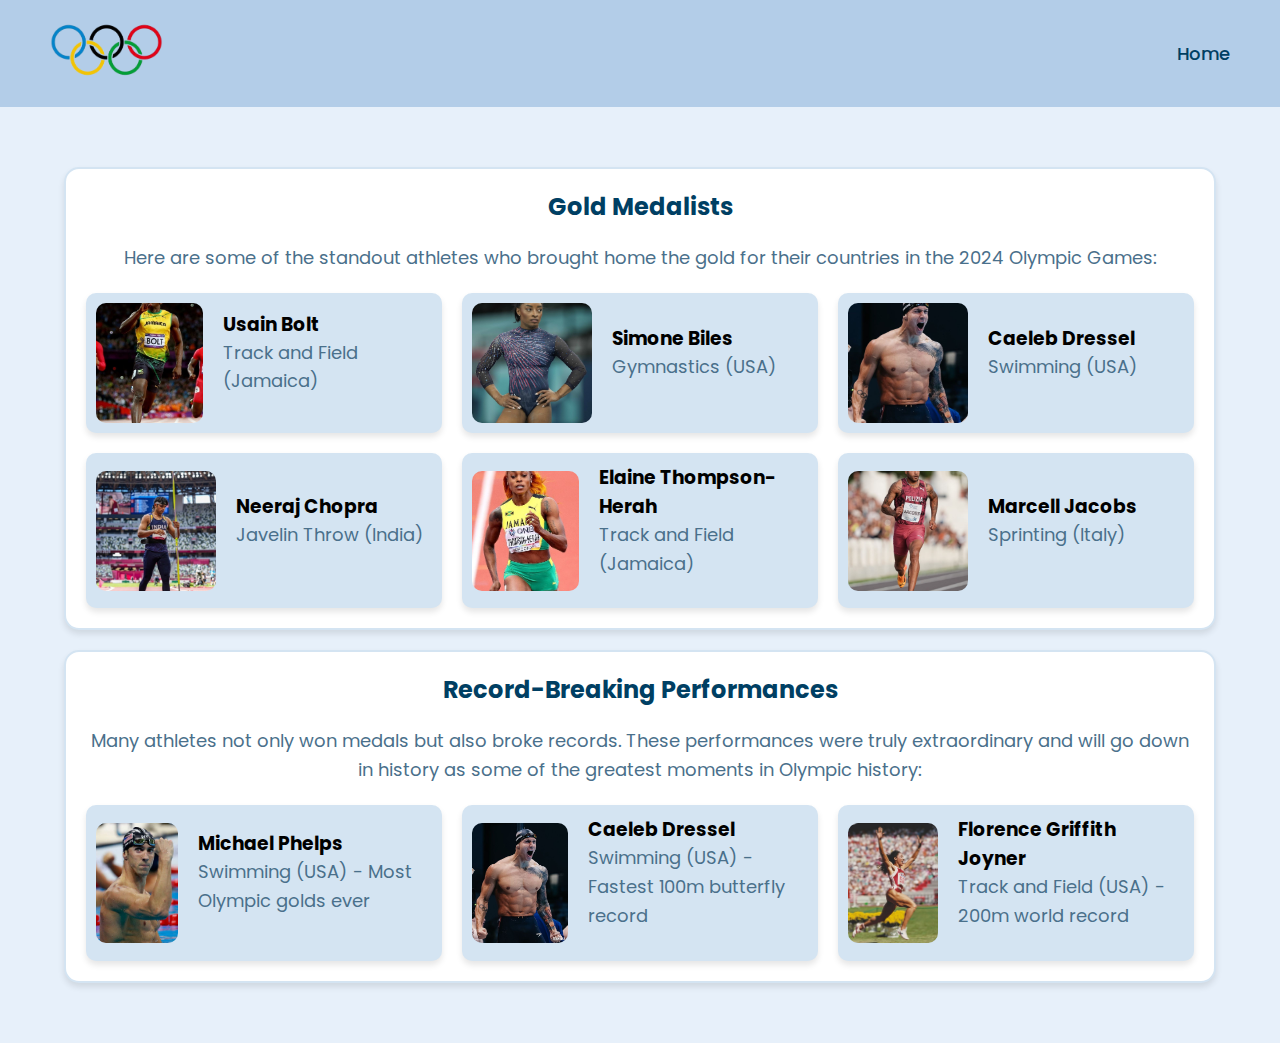
<file: athletes.html>
<!DOCTYPE html>
<html lang="en">

<head>
    <meta charset="UTF-8">
    <meta name="viewport" content="width=device-width, initial-scale=1.0">
    <title>2024 Olympic Athletes</title>
    <style>
        * {
            margin: 0;
            padding: 0;
            box-sizing: border-box;
            font-family: 'Poppins', sans-serif;
        }

        body {
            background-color: #e7f0fa;
        }

        header {
            background-color: #b3cde8;
            color: #003f63;
            padding: 10px 50px;
            display: flex;
            justify-content: space-between;
            align-items: center;
        }

        .logo img {
            height: 80px;
        }

        .mainNav ul {
            list-style: none;
            display: flex;
        }

        .mainNav li {
            margin-left: 30px;
        }

        .mainNav a {
            text-decoration: none;
            color: #003f63;
            font-size: 18px;
            font-weight: 500;
            position: relative;
        }

        .mainNav a::after {
            content: '';
            width: 0;
            height: 3px;
            background: #6daedb;
            position: absolute;
            left: 0;
            bottom: -6px;
            transition: width 0.5s;
        }

        .mainNav a:hover::after {
            width: 100%;
        }

        main {
            padding: 40px 5%;
            text-align: center;
        }

        section {
            background: #ffffff;
            border: 2px solid #d4e4f2;
            padding: 20px;
            margin: 20px 0;
            border-radius: 15px;
            box-shadow: 0 4px 6px rgba(0, 0, 0, 0.1);
        }

        h1,
        h2 {
            color: #003f63;
            margin-bottom: 20px;
        }

        p {
            color: #4a708b;
            font-size: 18px;
            line-height: 1.6;
            margin-bottom: 20px;
        }

        .athletesGrid {
            display: grid;
            grid-template-columns: repeat(auto-fit, minmax(300px, 1fr));
            gap: 20px;
        }

        .athleteContainer {
            display: flex;
            align-items: center;
            padding: 10px;
            border-radius: 10px;
            box-shadow: 0 4px 6px rgba(0, 0, 0, 0.1);
            background-color: #d4e4f2;
            transition: transform 0.3s ease;
        }

        .athleteContainer:hover {
            transform: scale(1.05);
            background-color: #b3cde8;
            color: #003f63;
        }

        .athleteImg {
            width: 120px;
            height: 120px;
            object-fit: cover;
            border-radius: 10px;
            margin-right: 20px;
        }

        .athleteInfo {
            text-align: left;
        }

        .btn {
            display: inline-block;
            background: #6daedb;
            color: #ffffff;
            padding: 12px 30px;
            border-radius: 6px;
            text-decoration: none;
            margin-top: 30px;
            font-size: 18px;
            transition: background 0.3s;
        }

        .btn:hover {
            background-color: #4a708b;
        }

        @media (max-width: 768px) {
            .athleteContainer {
                flex-direction: column;
                text-align: center;
            }

            .athleteImg {
                margin: 0 0 10px;
            }
        }
    </style>
    <link href="https://fonts.googleapis.com/css2?family=Poppins:wght@400;600&display=swap" rel="stylesheet">
</head>

<body>
    <header>
        <div class="logo">
            <img src="pics/logo.png" alt="Olympic Rings Logo">
        </div>
        <nav class="mainNav">
            <ul>
                <li><a href="index.html">Home</a></li>
            </ul>
        </nav>
    </header>

    <main>
        <section>
            <h2>Gold Medalists</h2>
            <p>Here are some of the standout athletes who brought home the gold for their countries in the 2024 Olympic
                Games:</p>
            <div class="athletesGrid">
                <div class="athleteContainer">
                    <img src="pics/bolt.jpg" alt="Usain Bolt" class="athleteImg">
                    <div class="athleteInfo">
                        <h3>Usain Bolt</h3>
                        <p>Track and Field (Jamaica)</p>
                    </div>
                </div>
                <div class="athleteContainer">
                    <img src="pics/biles.jpg" alt="Simone Biles" class="athleteImg">
                    <div class="athleteInfo">
                        <h3>Simone Biles</h3>
                        <p>Gymnastics (USA)</p>
                    </div>
                </div>
                <div class="athleteContainer">
                    <img src="pics/caeleb.jpg" alt="Caeleb Dressel" class="athleteImg">
                    <div class="athleteInfo">
                        <h3>Caeleb Dressel</h3>
                        <p>Swimming (USA)</p>
                    </div>
                </div>
                <div class="athleteContainer">
                    <img src="pics/chopara.jpg" alt="Neeraj Chopra" class="athleteImg">
                    <div class="athleteInfo">
                        <h3>Neeraj Chopra</h3>
                        <p>Javelin Throw (India)</p>
                    </div>
                </div>
                <div class="athleteContainer">
                    <img src="pics/Elaine.jpg" alt="Elaine Thompson-Herah" class="athleteImg">
                    <div class="athleteInfo">
                        <h3>Elaine Thompson-Herah</h3>
                        <p>Track and Field (Jamaica)</p>
                    </div>
                </div>
                <div class="athleteContainer">
                    <img src="pics/marcell.jpg" alt="Marcell Jacobs" class="athleteImg">
                    <div class="athleteInfo">
                        <h3>Marcell Jacobs</h3>
                        <p>Sprinting (Italy)</p>
                    </div>
                </div>
            </div>
        </section>

        <section>
            <h2>Record-Breaking Performances</h2>
            <p>Many athletes not only won medals but also broke records. These performances were truly extraordinary and
                will go down in history as some of the greatest moments in Olympic history:</p>
            <div class="athletesGrid">
                <div class="athleteContainer">
                    <img src="pics/Michael.jpg" alt="Michael Phelps" class="athleteImg">
                    <div class="athleteInfo">
                        <h3>Michael Phelps</h3>
                        <p>Swimming (USA) - Most Olympic golds ever</p>
                    </div>
                </div>
                <div class="athleteContainer">
                    <img src="pics/caeleb.jpg" alt="Caeleb Dressel" class="athleteImg">
                    <div class="athleteInfo">
                        <h3>Caeleb Dressel</h3>
                        <p>Swimming (USA) - Fastest 100m butterfly record</p>
                    </div>
                </div>
                <div class="athleteContainer">
                    <img src="pics/Florence.jpg" alt="Florence Griffith Joyner" class="athleteImg">
                    <div class="athleteInfo">
                        <h3>Florence Griffith Joyner</h3>
                        <p>Track and Field (USA) - 200m world record</p>
                    </div>
                </div>

            </div>
        </section>

    </main>
</body>

</html>
</file>
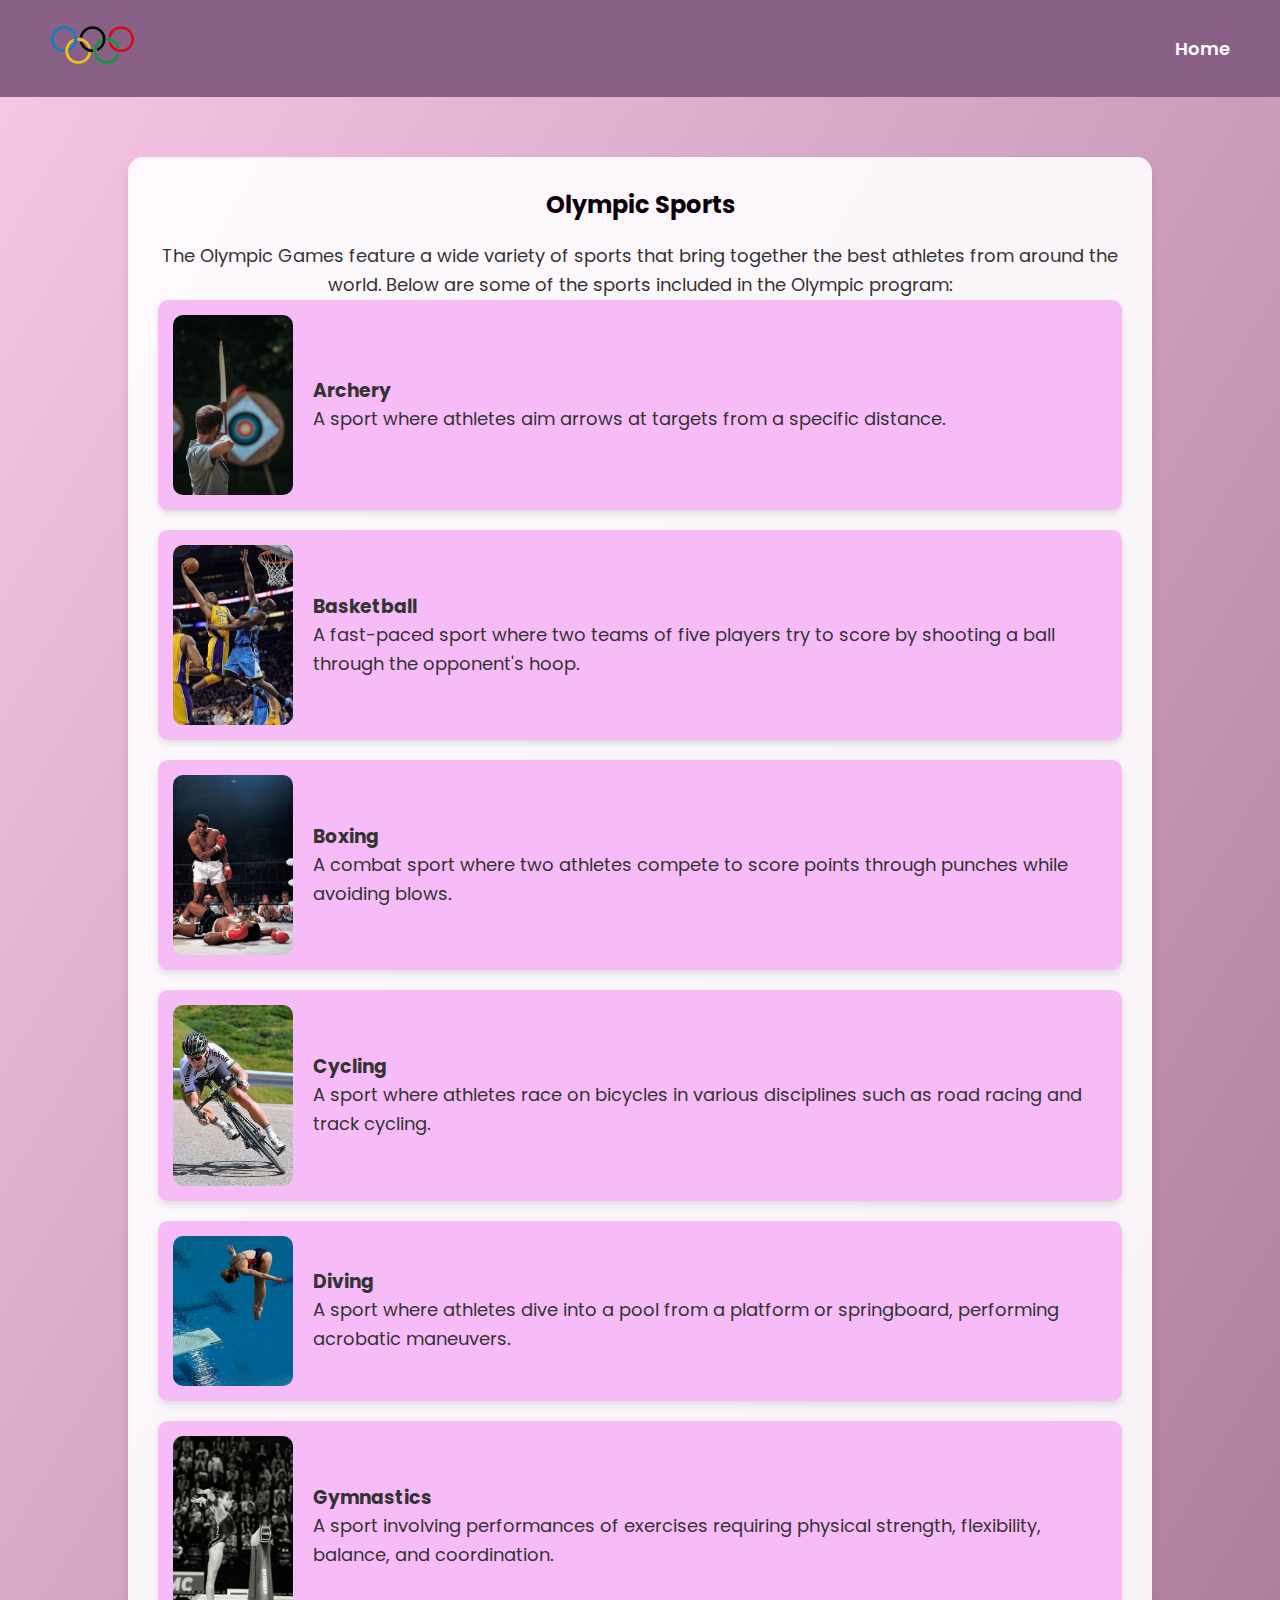
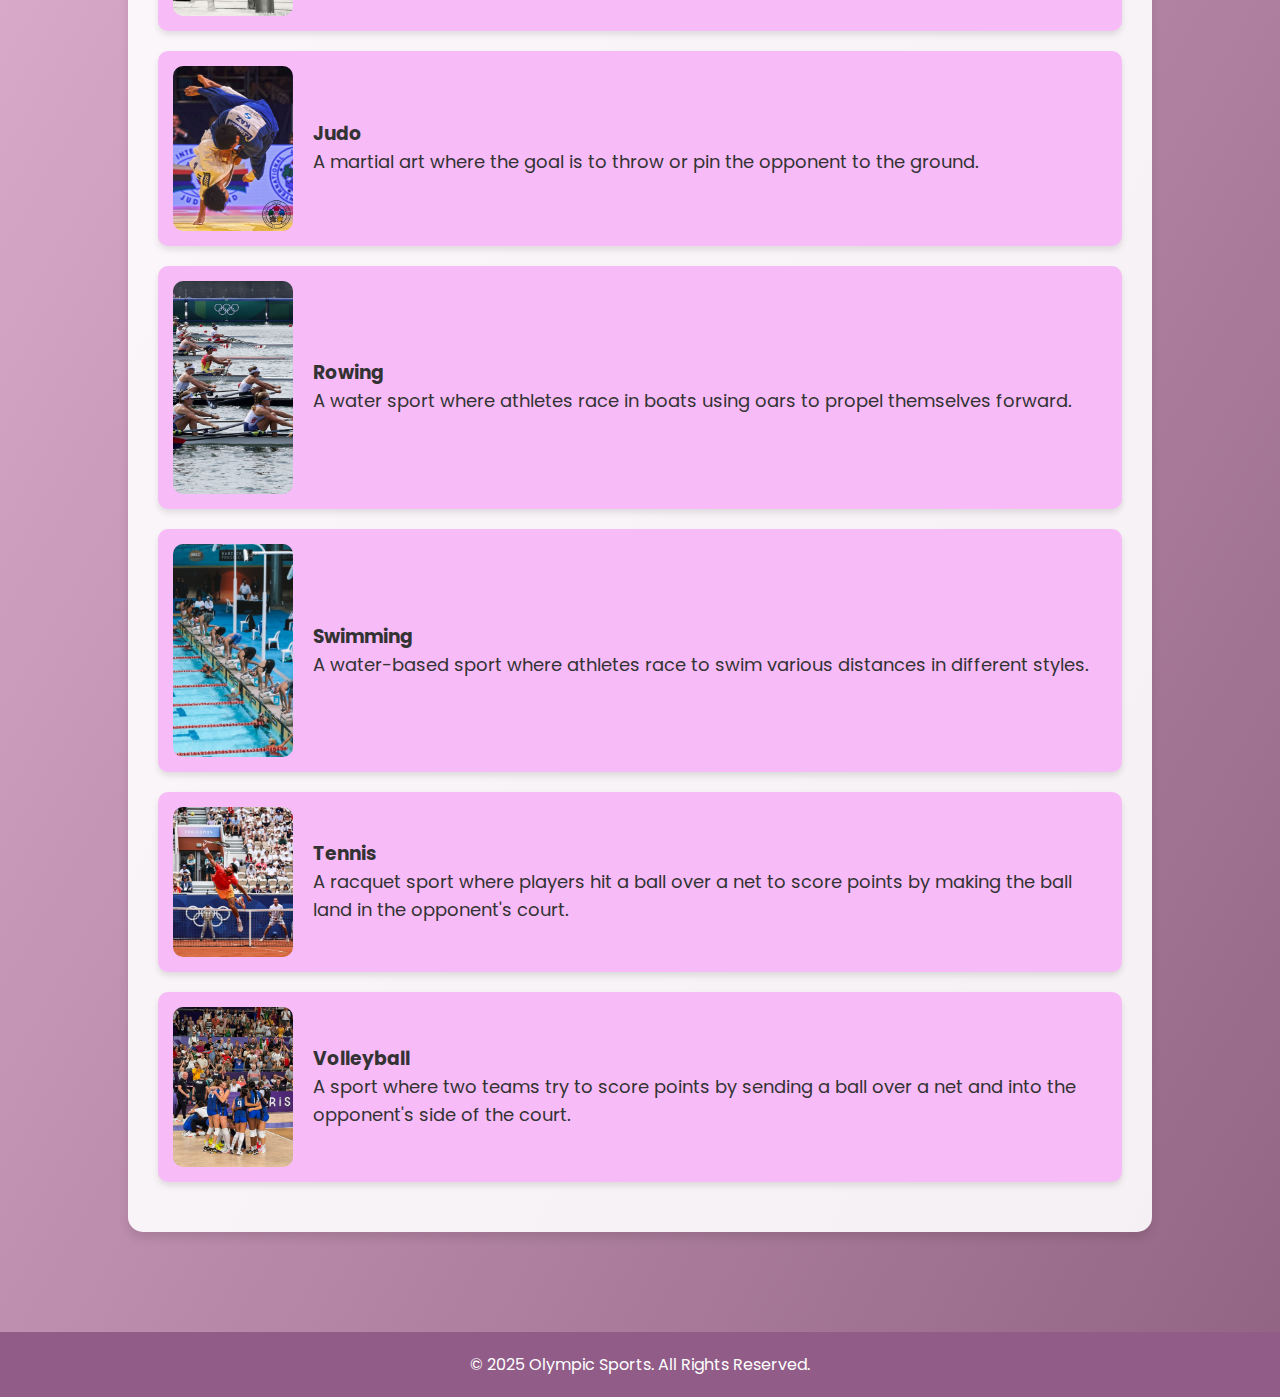
<file: sports.html>
<!DOCTYPE html>
<html lang="en">
<head>
    <meta charset="UTF-8">
    <meta name="viewport" content="width=device-width, initial-scale=1.0">
    <title>Olympic Sports</title>
    <style>
        * {
            margin: 0;
            padding: 0;
            box-sizing: border-box;
            font-family: 'Poppins', sans-serif;
        }

        body {
            background: linear-gradient(120deg, #f8c7e8, #926483);
            color: #333;
            margin: 0;
            padding: 0;
        }

        header {
            background-color: #886085;
            color: #fff;
            padding: 15px 50px;
            display: flex;
            justify-content: space-between;
            align-items: center;
        }

        .logo img {
            height: 60px;
        }

        .main-nav ul {
            list-style: none;
            display: flex;
        }

        .main-nav li {
            margin-left: 30px;
        }

        .main-nav a {
            text-decoration: none;
            color: #fff;
            font-size: 18px;
            font-weight: 600;
            position: relative;
        }

        .main-nav a::after {
            content: '';
            width: 0;
            height: 2px;
            background: #fff;
            position: absolute;
            left: 0;
            bottom: -4px;
            transition: width 0.3s;
        }

        .main-nav a:hover::after {
            width: 100%;
        }

        main {
            padding: 40px 10%;
            text-align: center;
        }

        section {
            background: rgba(255, 255, 255, 0.9);
            padding: 30px;
            margin: 20px auto;
            border-radius: 15px;
            box-shadow: 0 6px 10px rgba(0, 0, 0, 0.1);
            max-width: 1200px;
        }

        h1, h2 {
            color: #0e000b;
            font-weight: 700;
            margin-bottom: 20px;
        }

        p {
            font-size: 18px;
            line-height: 1.6;
        }

        .sport-container {
            display: flex;
            align-items: center;
            justify-content: start;
            margin-bottom: 20px;
            border-radius: 10px;
            box-shadow: 0 4px 6px rgba(0, 0, 0, 0.1);
            padding: 15px;
            transition: transform 0.3s ease, box-shadow 0.3s;
        }

        .sport-container:nth-child(odd) {
            background-color: #f7bcf8;
        }

        .sport-container:nth-child(even) {
            background-color: #f7bcf8;
        }

        .sport-container:hover {
            transform: scale(1.05);
            box-shadow: 0 8px 12px rgba(0, 0, 0, 0.2);
        }

        .sport-img {
            max-width: 120px;
            border-radius: 10px;
            margin-right: 20px;
        }

        .sport-info {
            text-align: left;
        }

        .btn {
            display: inline-block;
            background: #080006;
            color: #fff;
            padding: 12px 30px;
            border-radius: 8px;
            text-decoration: none;
            margin-top: 30px;
            font-size: 18px;
            font-weight: bold;
            transition: background 0.3s, transform 0.3s;
        }

        .btn:hover {
            background-color: #915d88;
            transform: scale(1.05);
        }

        footer {
            text-align: center;
            padding: 20px;
            background: #915d88;
            color: #fff;
            margin-top: 40px;
        }

        footer p {
            font-size: 16px;
        }
    </style>
    <link href="https://fonts.googleapis.com/css2?family=Poppins:wght@400;600&display=swap" rel="stylesheet">
</head>
<body>
    <header>
        <div class="logo">
            <img src="pics/logo.png" alt="Olympic Rings Logo">
        </div>
        <nav class="main-nav">
            <ul>
                <li><a href="index.html">Home</a></li>
            </ul>
        </nav>
    </header>

    <main>
        <section>
            <h2>Olympic Sports</h2>
            <p>The Olympic Games feature a wide variety of sports that bring together the best athletes from around the world. Below are some of the sports included in the Olympic program:</p>

            <div class="sport-container">
                <img src="pics/Archery.jpg" alt="Archery" class="sport-img">
                <div class="sport-info">
                    <h3>Archery</h3>
                    <p>A sport where athletes aim arrows at targets from a specific distance.</p>
                </div>
            </div>

            <div class="sport-container">
                <img src="pics/basketball.jpg" alt="Basketball" class="sport-img">
                <div class="sport-info">
                    <h3>Basketball</h3>
                    <p>A fast-paced sport where two teams of five players try to score by shooting a ball through the opponent's hoop.</p>
                </div>
            </div>

            <div class="sport-container">
                <img src="pics/boxing.jpg" alt="Boxing" class="sport-img">
                <div class="sport-info">
                    <h3>Boxing</h3>
                    <p>A combat sport where two athletes compete to score points through punches while avoiding blows.</p>
                </div>
            </div>
        </div>
        <div class="sport-container">
            <img src="pics/cycling.jpg" alt="Cycling" class="sport-img">
            <div class="sport-info">
                <h3>Cycling</h3>
                <p>A sport where athletes race on bicycles in various disciplines such as road racing and track cycling.</p>
            </div>
        </div>
        <div class="sport-container">
            <img src="pics/Diving.jpg" alt="Diving" class="sport-img">
            <div class="sport-info">
                <h3>Diving</h3>
                <p>A sport where athletes dive into a pool from a platform or springboard, performing acrobatic maneuvers.</p>
            </div>
        </div>
        <div class="sport-container">
            <img src="pics/Gymnastics.jpg" alt="Gymnastics" class="sport-img">
            <div class="sport-info">
                <h3>Gymnastics</h3>
                <p>A sport involving performances of exercises requiring physical strength, flexibility, balance, and coordination.</p>
            </div>
        </div>
        <div class="sport-container">
            <img src="pics/Judo.jpg" alt="Judo" class="sport-img">
            <div class="sport-info">
                <h3>Judo</h3>
                <p>A martial art where the goal is to throw or pin the opponent to the ground.</p>
            </div>
        </div>
        <div class="sport-container">
            <img src="pics/Rowing.jpg" alt="Rowing" class="sport-img">
            <div class="sport-info">
                <h3>Rowing</h3>
                <p>A water sport where athletes race in boats using oars to propel themselves forward.</p>
            </div>
        </div>
        <div class="sport-container">
            <img src="pics/Swimming.jpg" alt="Swimming" class="sport-img">
            <div class="sport-info">
                <h3>Swimming</h3>
                <p>A water-based sport where athletes race to swim various distances in different styles.</p>
            </div>
        </div>
        <div class="sport-container">
            <img src="pics/Tennis.jpg" alt="Tennis" class="sport-img">
            <div class="sport-info">
                <h3>Tennis</h3>
                <p>A racquet sport where players hit a ball over a net to score points by making the ball land in the opponent's court.</p>
            </div>
        </div>
        <div class="sport-container">
            <img src="pics/volleyball.jpg" alt="Volleyball" class="sport-img">
            <div class="sport-info">
                <h3>Volleyball</h3>
                <p>A sport where two teams try to score points by sending a ball over a net and into the opponent's side of the court.</p>
            </div>
        </div>
        </section>
    </main>

    <footer>
        <p>&copy; 2025 Olympic Sports. All Rights Reserved.</p>
    </footer>
</body>
</html>
</file>
